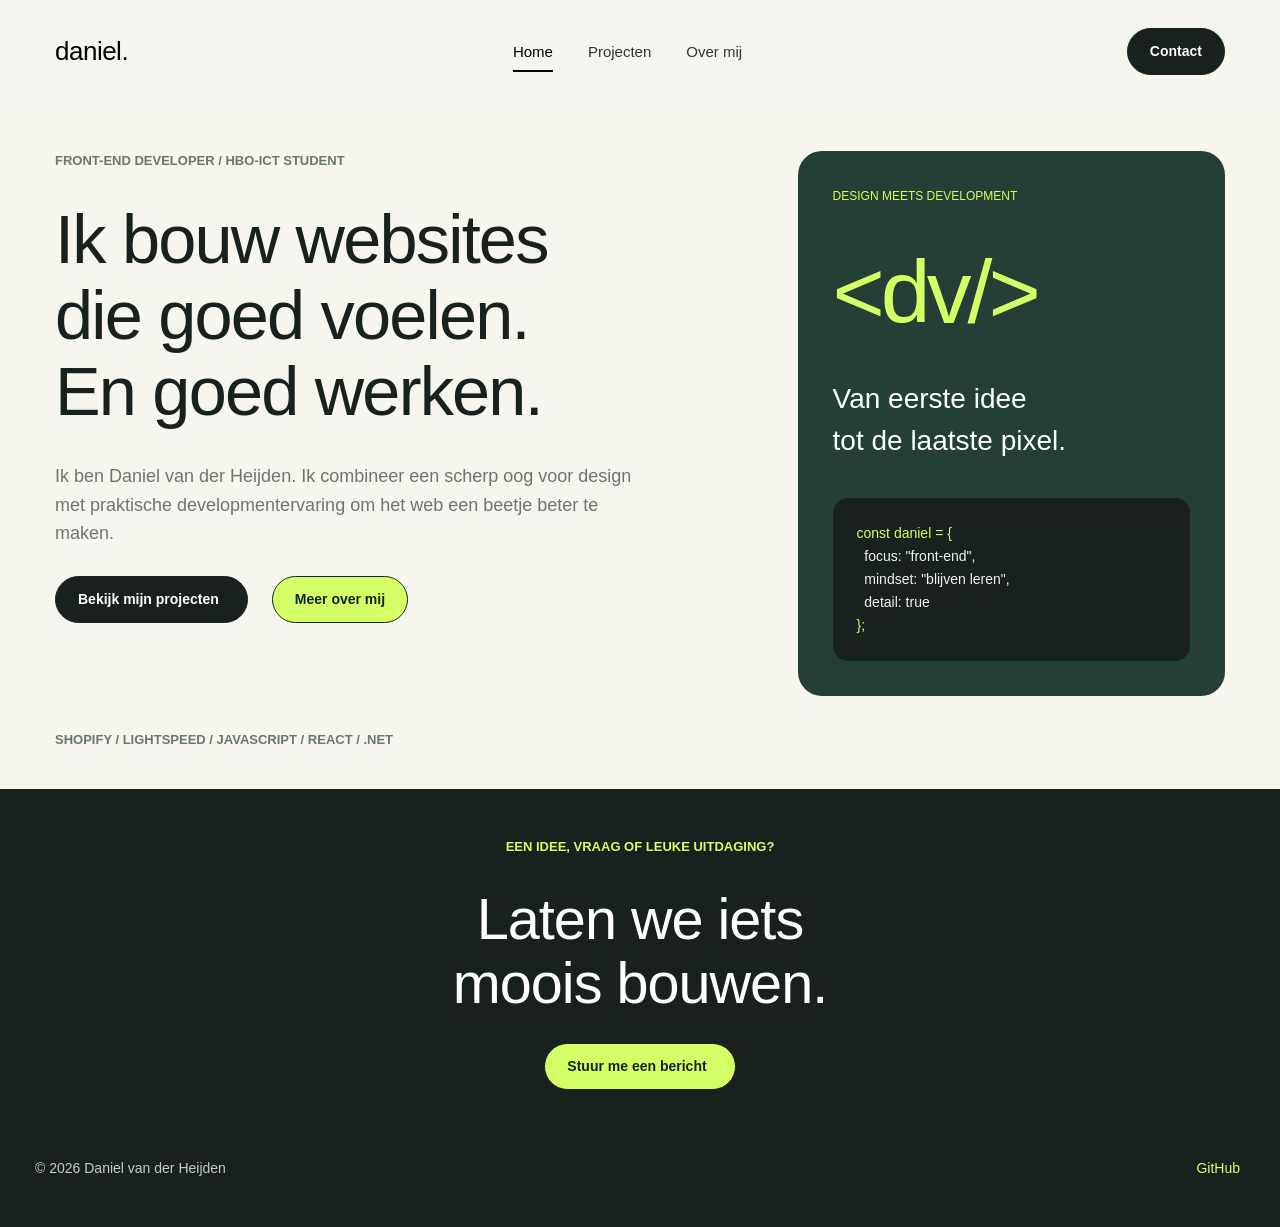
<file: index.html>
<!doctype html>
<html lang="nl">
  <head>
    <meta charset="UTF-8" />
    <meta name="viewport" content="width=device-width, initial-scale=1.0" />

    <title>Daniel</title>

    <link rel="stylesheet" href="css/style.css">
<link rel="stylesheet" href="css/home.css">
    <script src="js/global.js" defer></script>
  </head>

  <body>
    <div id="header"></div>

    <main>
      
        <section class="portfolio-hero">
          </div>
          <div class="portfolio-hero__inner container">
            <div class="portfolio-hero__content">
              <p class="portfolio-hero__eyebrow">
                Front-end developer / HBO-ICT student
              </p>

              <h1>
                Ik bouw websites<br />
                die goed voelen.<br />
                En goed werken.
              </h1>

              <p class="portfolio-hero__intro">
                Ik ben Daniel van der Heijden. Ik combineer een scherp oog voor
                design met praktische developmentervaring om het web een beetje
                beter te maken.
              </p>

              <div class="portfolio-hero__actions">
                <a href="projecten.html" class="btn-primary">
                  Bekijk mijn projecten <span aria-hidden="true"></span>
                </a>

                <a
                  href="blog.html"
                  class="btn-primary btn-lime"
                >
                  Meer over mij
                </a>
              </div>
            </div>

            <aside class="developer-card" aria-label="Mijn aanpak">
              <p class="developer-card__label">Design meets development</p>

              <div class="developer-card__symbol" aria-hidden="true">
                &lt;dv/&gt;
              </div>

              <p class="developer-card__heading">
                Van eerste idee<br />
                tot de laatste pixel.
              </p>

              <pre
                class="developer-card__code"
              ><code><span>const daniel = {</span>
  focus: "front-end",
  mindset: "blijven leren",
  detail: true
<span>};</span></code></pre>
            </aside>

            <p class="portfolio-hero__stack">
              Shopify / Lightspeed / JavaScript / React / .NET
            </p>
          </div>
        </div>
        </section>
    </main>

    <div id="footer"></div>
  </body>
</html>
</file>
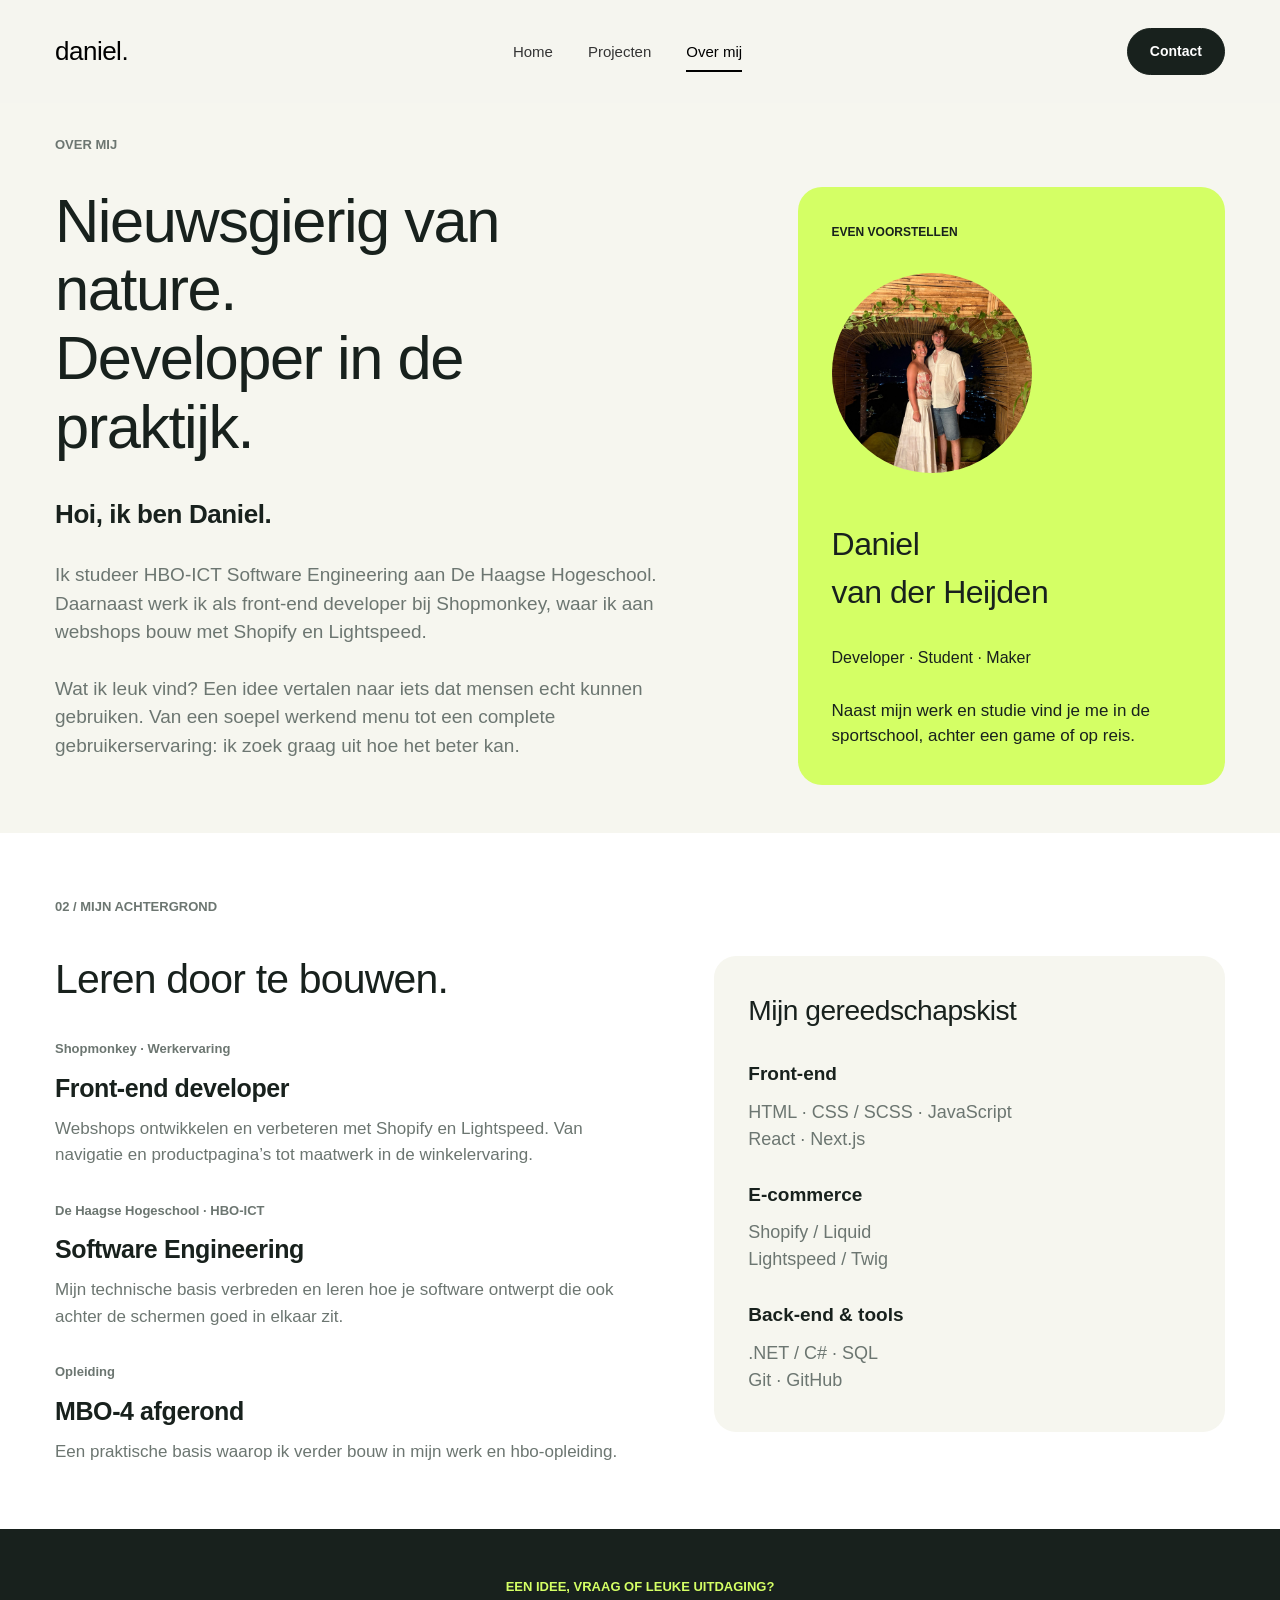
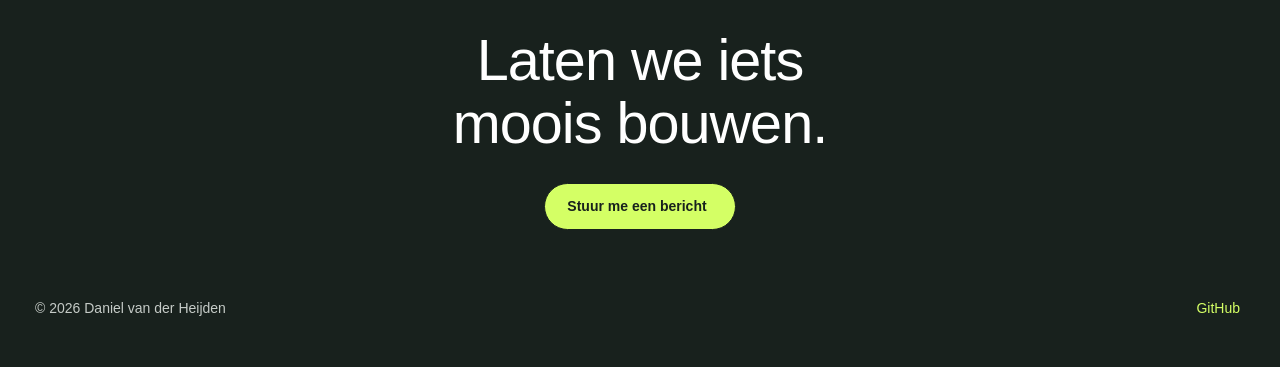
<file: blog.html>
<!DOCTYPE html>
<html lang="nl">

<head>
  <meta charset="UTF-8">
  <meta name="viewport" content="width=device-width, initial-scale=1.0">

  <title>Daniel</title>

  <link rel="stylesheet" href="css/style.css">
<link rel="stylesheet" href="css/blog.css">
  <script src="js/global.js" defer></script>
</head>

<body>
  <div id="header"></div>

  <main>
    <section class="portfolio-about" aria-labelledby="about-title">
      <div class="portfolio-about__inner container">
        <p class="portfolio-about__eyebrow">Over mij</p>

        <div class="portfolio-about__grid">
          <div class="portfolio-about__content">
            <h1 id="about-title">
              Nieuwsgierig van<br>
              nature.<br>
              Developer in de<br>
              praktijk.
            </h1>

            <h2>Hoi, ik ben Daniel.</h2>

            <p>
              Ik studeer HBO-ICT Software Engineering aan De Haagse Hogeschool.
              Daarnaast werk ik als front-end developer bij Shopmonkey, waar ik
              aan webshops bouw met Shopify en Lightspeed.
            </p>

            <p>
              Wat ik leuk vind? Een idee vertalen naar iets dat mensen echt
              kunnen gebruiken. Van een soepel werkend menu tot een complete
              gebruikerservaring: ik zoek graag uit hoe het beter kan.
            </p>
          </div>

          <aside class="about-profile" aria-labelledby="profile-name">
            <p class="about-profile__label">Even voorstellen</p>

            <div class="about-profile__initials" aria-hidden="true">
              <img src="img/portret.jpeg" alt="Daniel van der Heijden portret" class="about-profile__image">
            </div>



            <h2 id="profile-name">
              Daniel<br>
              van der Heijden
            </h2>

            <p class="about-profile__roles">
              Developer · Student · Maker
            </p>

            <p class="about-profile__description">
              Naast mijn werk en studie vind je me in de sportschool,
              achter een game of op reis.
            </p>
          </aside>
        </div>
      </div>
    </section>
    <section class="portfolio-background" aria-labelledby="background-title">
      <div class="container">
        <p class="portfolio-background__eyebrow">
          02 / Mijn achtergrond
        </p>

        <div class="portfolio-background__grid">
          <div class="portfolio-background__content">
            <h2 id="background-title">Leren door te bouwen.</h2>

            <div class="portfolio-background__experience">
              <article class="experience-item">
                <p class="experience-item__label">
                  Shopmonkey · Werkervaring
                </p>

                <h3>Front-end developer</h3>

                <p class="experience-item__description">
                  Webshops ontwikkelen en verbeteren met Shopify en Lightspeed.
                  Van navigatie en productpagina’s tot maatwerk in de winkelervaring.
                </p>
              </article>

              <article class="experience-item">
                <p class="experience-item__label">
                  De Haagse Hogeschool · HBO-ICT
                </p>

                <h3>Software Engineering</h3>

                <p class="experience-item__description">
                  Mijn technische basis verbreden en leren hoe je software ontwerpt
                  die ook achter de schermen goed in elkaar zit.
                </p>
              </article>

              <article class="experience-item">
                <p class="experience-item__label">Opleiding</p>

                <h3>MBO-4 afgerond</h3>

                <p class="experience-item__description">
                  Een praktische basis waarop ik verder bouw in mijn werk
                  en hbo-opleiding.
                </p>
              </article>
            </div>
          </div>

          <aside class="portfolio-toolkit" aria-labelledby="toolkit-title">
            <h2 id="toolkit-title">Mijn gereedschapskist</h2>

            <div class="portfolio-toolkit__group">
              <h3>Front-end</h3>
              <p>
                HTML · CSS / SCSS · JavaScript<br>
                React · Next.js
              </p>
            </div>

            <div class="portfolio-toolkit__group">
              <h3>E-commerce</h3>
              <p>
                Shopify / Liquid<br>
                Lightspeed / Twig
              </p>
            </div>

            <div class="portfolio-toolkit__group">
              <h3>Back-end &amp; tools</h3>
              <p>
                .NET / C# · SQL<br>
                Git · GitHub
              </p>
            </div>
          </aside>
        </div>
      </div>
    </section>
  </main>

  <div id="footer"></div>
</body>

</html>
</file>
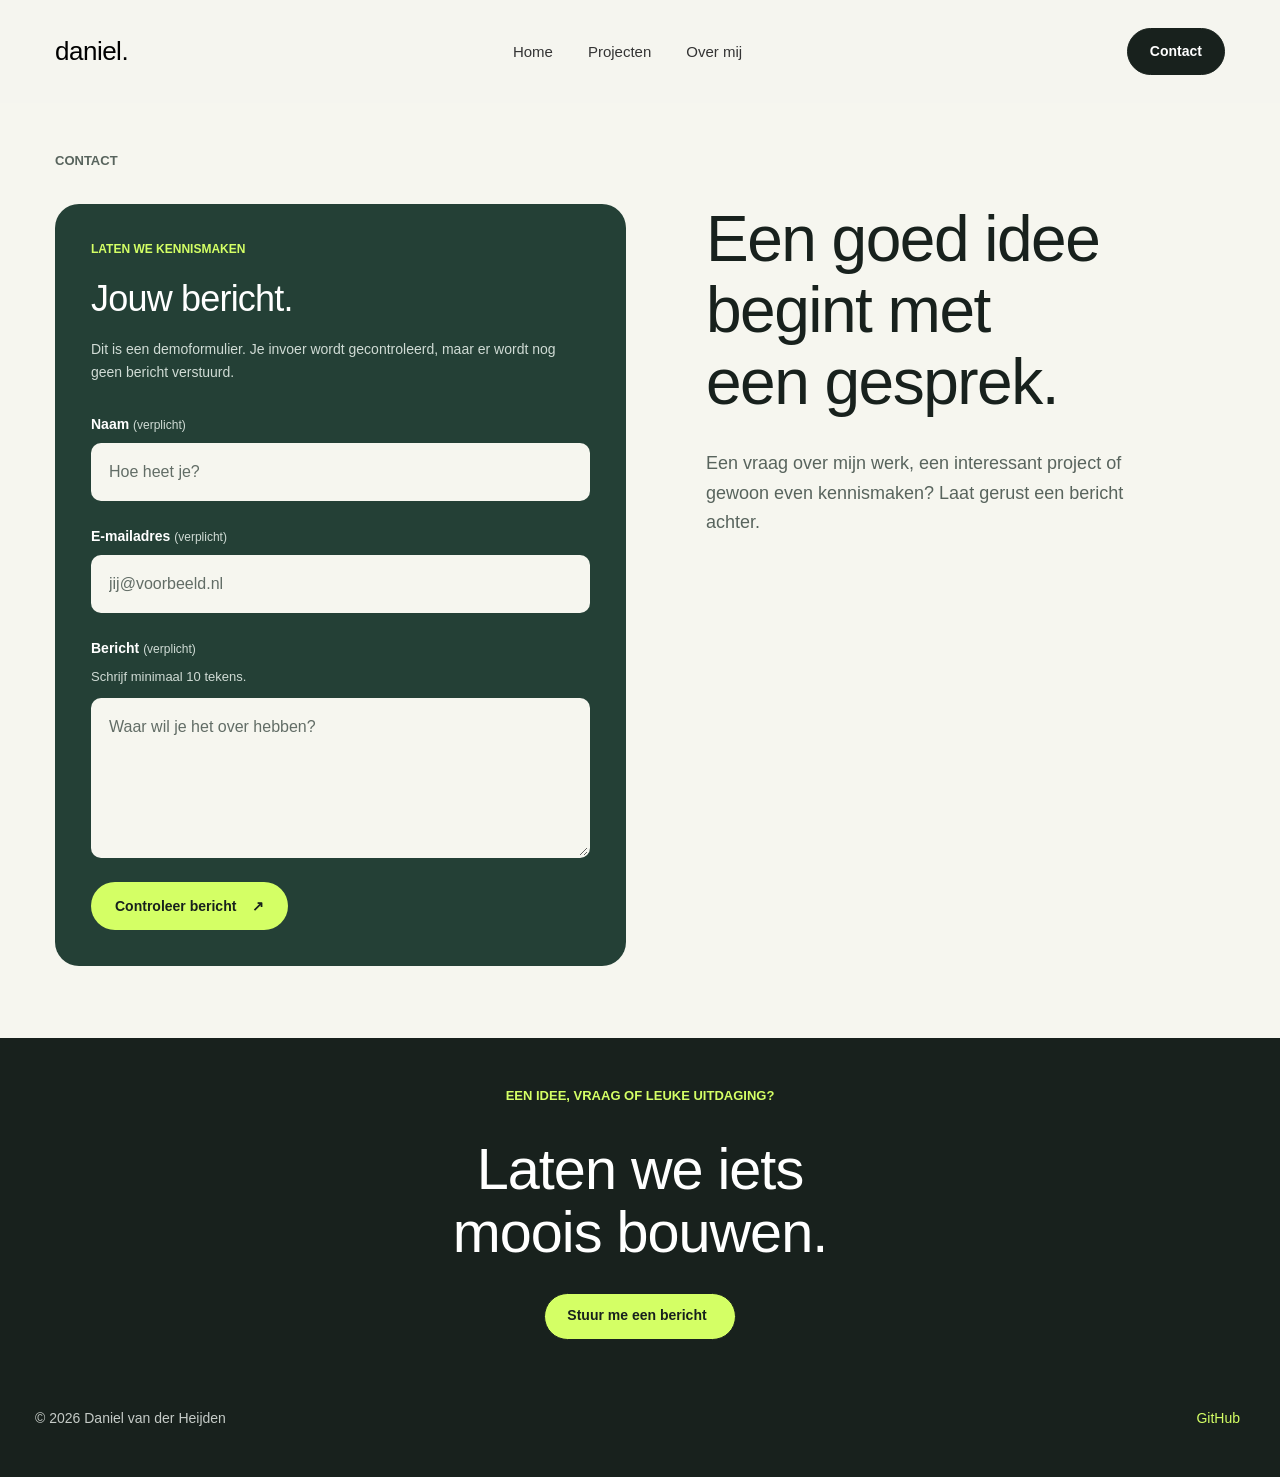
<file: contact.html>
<!doctype html>
<html lang="nl">

<head>
  <meta charset="UTF-8" />
  <meta name="viewport" content="width=device-width, initial-scale=1.0" />

  <title>Daniel</title>

  <link rel="stylesheet" href="css/style.css">
  <link rel="stylesheet" href="css/contact.css">
  <script src="js/global.js" defer></script>
</head>

<body>
  <div id="header"></div>

  <main>
  <section class="contact-page" aria-labelledby="contact-title">
    <div class="container">
      <p class="contact-page__eyebrow">Contact</p>

      <div class="contact-page__grid">

        <div class="contact-card">
          <p class="contact-card__eyebrow">Laten we kennismaken</p>
          <h2>Jouw bericht.</h2>

          <p class="contact-card__description">
            Dit is een demoformulier. Je invoer wordt gecontroleerd,
            maar er wordt nog geen bericht verstuurd.
          </p>

          <form id="contact-form" class="contact-form" novalidate>
            <div class="form-field">
              <label for="contact-name">
                Naam <span>(verplicht)</span>
              </label>

              <input
                type="text"
                id="contact-name"
                name="name"
                autocomplete="name"
                placeholder="Hoe heet je?"
                required
                aria-describedby="name-error"
              >

              <p id="name-error" class="field-error"></p>
            </div>

            <div class="form-field">
              <label for="contact-email">
                E-mailadres <span>(verplicht)</span>
              </label>

              <input
                type="email"
                id="contact-email"
                name="email"
                autocomplete="email"
                placeholder="jij@voorbeeld.nl"
                required
                aria-describedby="email-error"
              >

              <p id="email-error" class="field-error"></p>
            </div>

            <div class="form-field">
              <label for="contact-message">
                Bericht <span>(verplicht)</span>
              </label>

              <p id="message-hint">Schrijf minimaal 10 tekens.</p>

              <textarea
                id="contact-message"
                name="message"
                rows="5"
                placeholder="Waar wil je het over hebben?"
                required
                minlength="10"
                aria-describedby="message-hint message-error"
              ></textarea>

              <p id="message-error" class="field-error"></p>
            </div>

            <button class="btn-primary" type="submit">
              Controleer bericht
              <span aria-hidden="true">↗</span>
            </button>

            <p id="contact-status" role="status"></p>
          </form>
        </div>
        <div class="contact-page__content">
          <h1 id="contact-title">
            Een goed idee<br>
            begint met<br>
            een gesprek.
          </h1>

          <p class="contact-page__intro">
            Een vraag over mijn werk, een interessant project of gewoon
            even kennismaken? Laat gerust een bericht achter.
          </p>

          
        </div>

        
      </div>
    </div>
  </section>
</main>

  <div id="footer"></div>
</body>

</html>
</file>
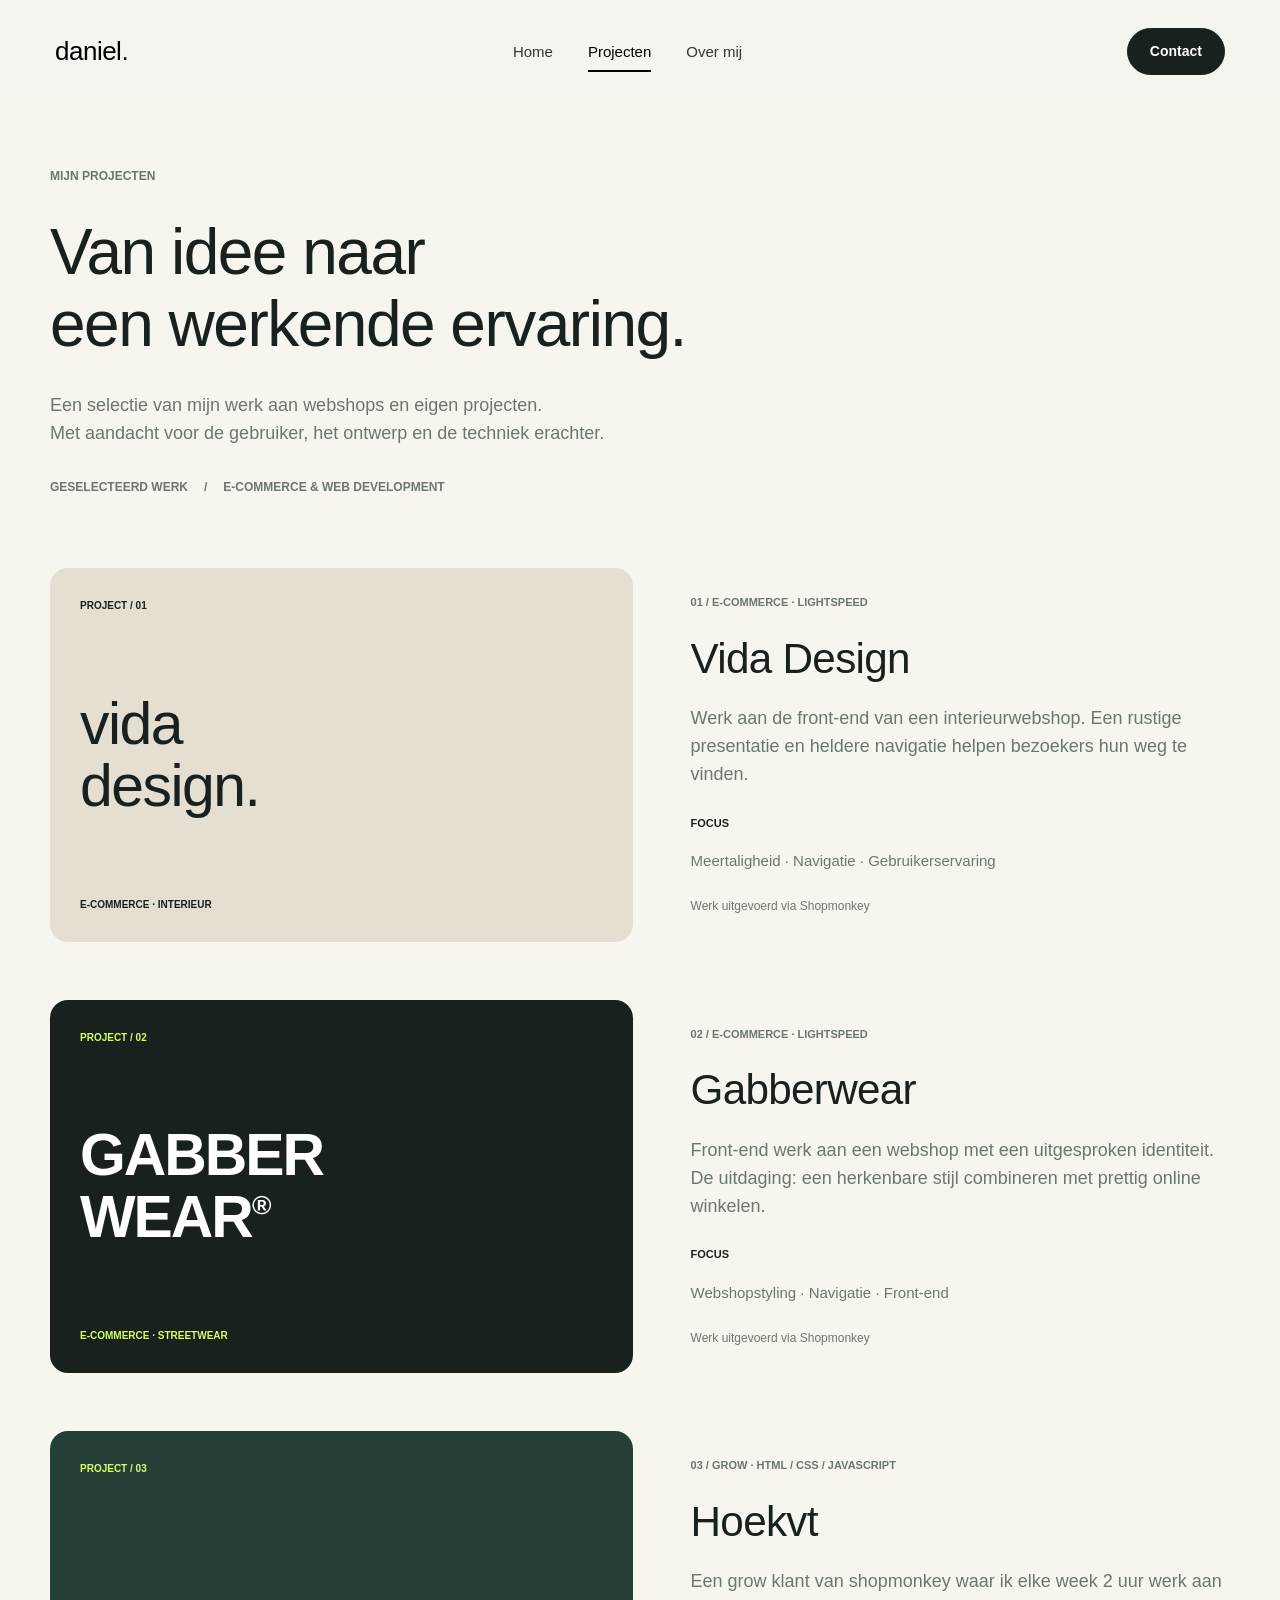
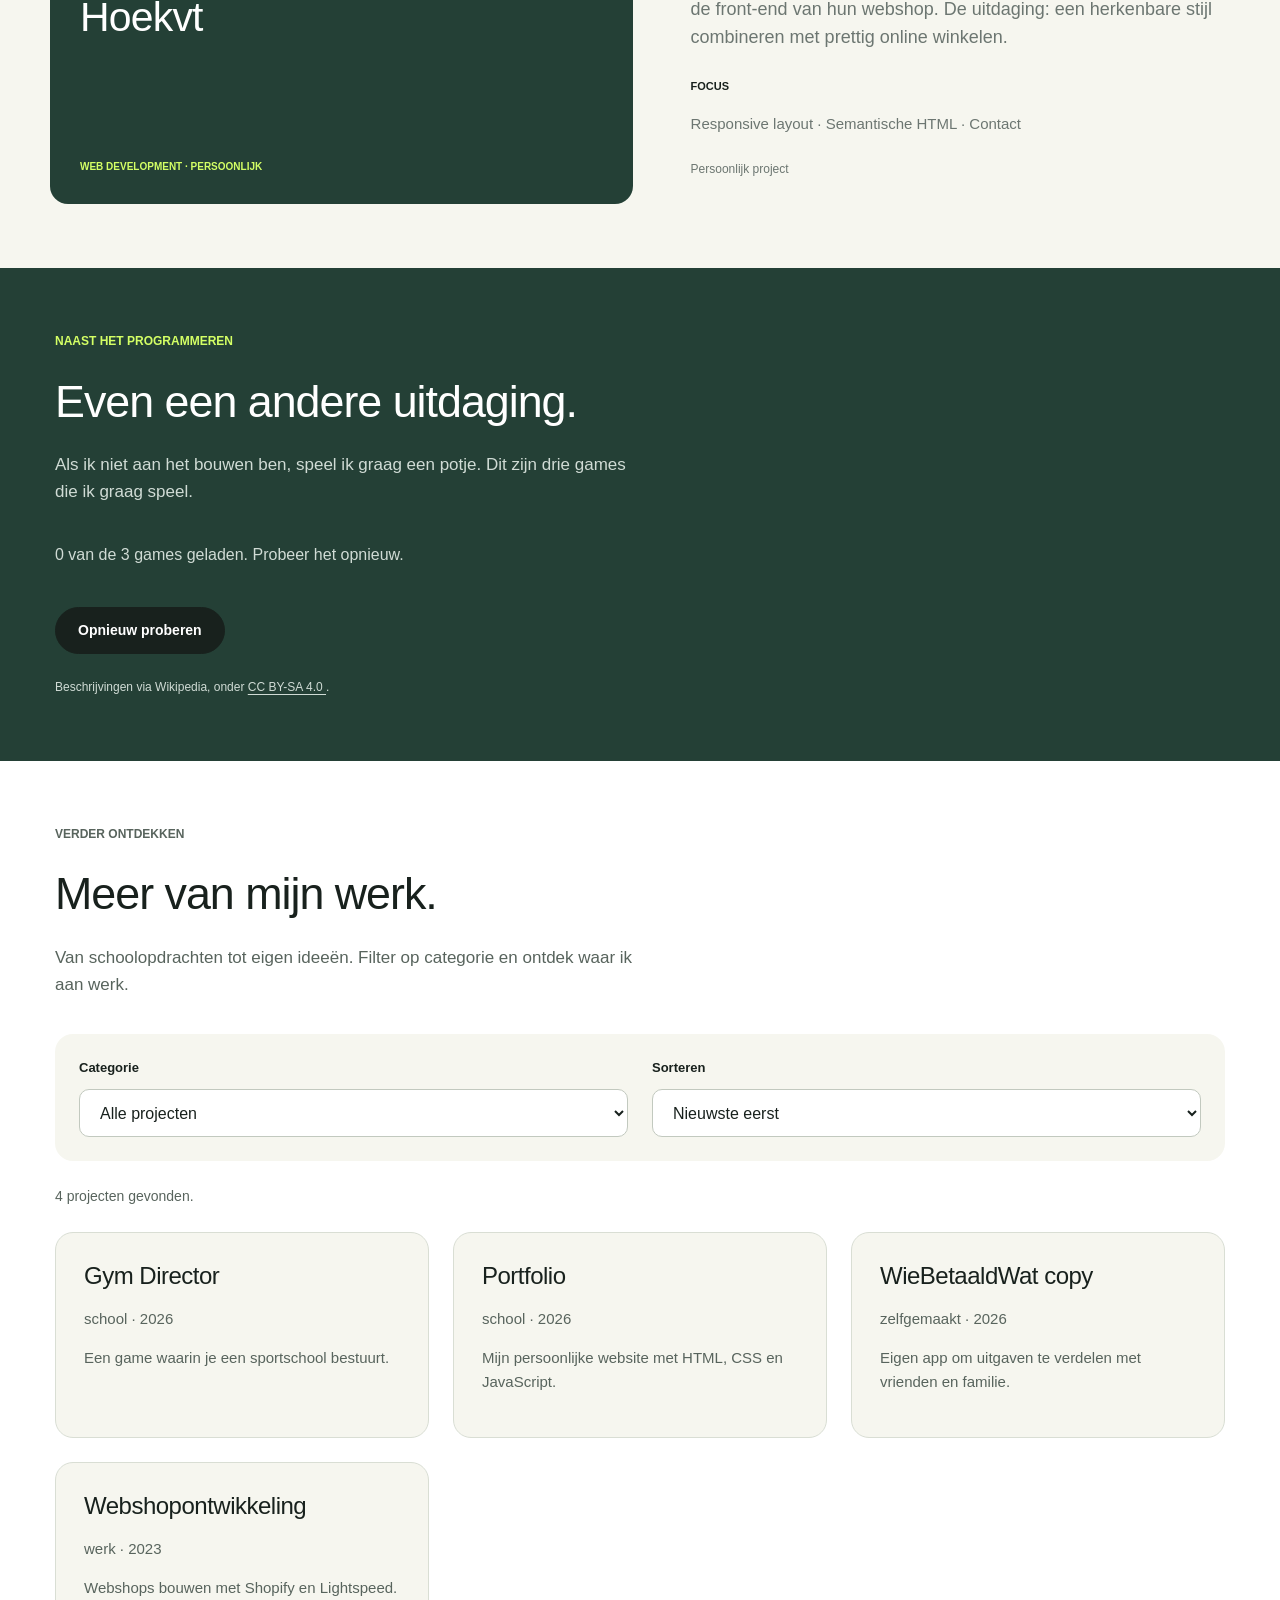
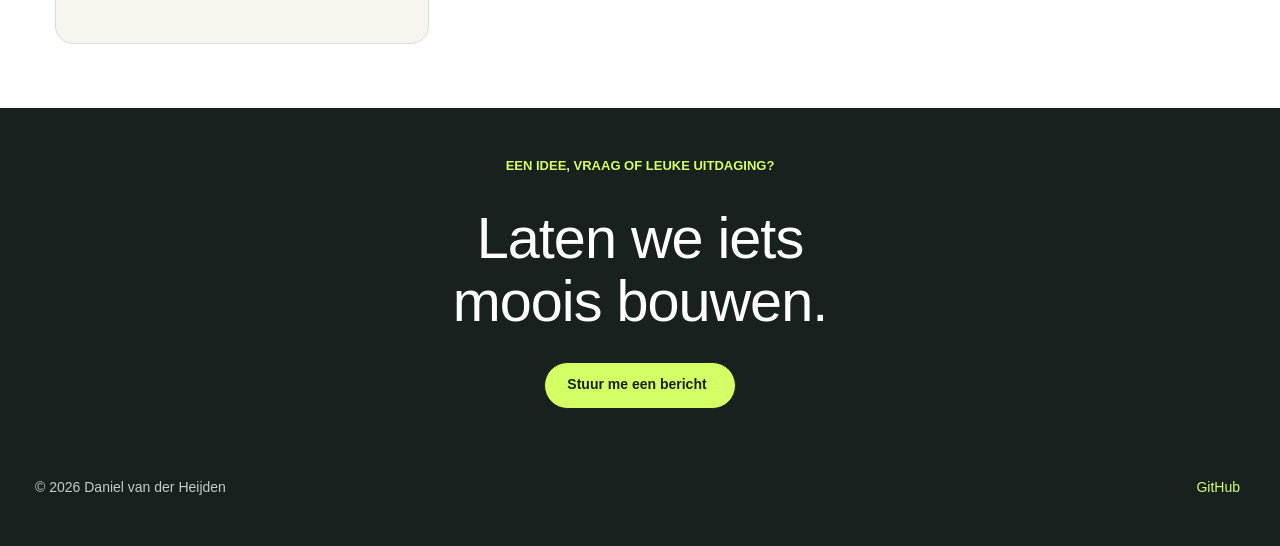
<file: projecten.html>
<!doctype html>
<html lang="nl">

<head>
  <meta charset="UTF-8" />
  <meta name="viewport" content="width=device-width, initial-scale=1.0" />

  <title>Daniel</title>

  <link rel="stylesheet" href="css/style.css">
<link rel="stylesheet" href="css/projecten.css">
  <script src="js/global.js" defer></script>
</head>

<body>
  <div id="header"></div>

  <main>
    <section class="portfolio-projects" aria-labelledby="projects-title">
      <div class="portfolio-projects__inner container">
        <header class="portfolio-projects__header">
          <p class="portfolio-projects__eyebrow">Mijn projecten</p>

          <h1 id="projects-title">
            Van idee naar<br />
            een werkende ervaring.
          </h1>

          <p class="portfolio-projects__intro">
            Een selectie van mijn werk aan webshops en eigen projecten.<br />
            Met aandacht voor de gebruiker, het ontwerp en de techniek
            erachter.
          </p>

          <p class="portfolio-projects__selection">
            Geselecteerd werk <span aria-hidden="true">/</span>
            E-commerce &amp; web development
          </p>
        </header>

        <div class="portfolio-projects__list">
          <article class="portfolio-project">
            <div class="project-visual project-visual--vida">
              <span class="project-visual__label">Project / 01</span>

              <div class="project-visual__brand">
                vida<br />
                design.
              </div>

              <span class="project-visual__label">
                E-commerce · Interieur
              </span>
            </div>

            <div class="portfolio-project__content">
              <p class="portfolio-project__meta">
                01 / E-commerce · Lightspeed
              </p>

              <h2>Vida Design</h2>

              <p class="portfolio-project__description">
                Werk aan de front-end van een interieurwebshop. Een rustige
                presentatie en heldere navigatie helpen bezoekers hun weg te
                vinden.
              </p>

              <h3>Focus</h3>

              <p class="portfolio-project__focus">
                Meertaligheid · Navigatie · Gebruikerservaring
              </p>

              <p class="portfolio-project__credit">
                Werk uitgevoerd via Shopmonkey
              </p>
            </div>
          </article>

          <article class="portfolio-project">
            <div class="project-visual project-visual--gabberwear">
              <span class="project-visual__label">Project / 02</span>

              <div class="project-visual__brand">
                GABBER<br />
                WEAR<sup>®</sup>
              </div>

              <span class="project-visual__label">
                E-commerce · Streetwear
              </span>
            </div>

            <div class="portfolio-project__content">
              <p class="portfolio-project__meta">
                02 / E-commerce · Lightspeed
              </p>

              <h2>Gabberwear</h2>

              <p class="portfolio-project__description">
                Front-end werk aan een webshop met een uitgesproken
                identiteit. De uitdaging: een herkenbare stijl combineren met
                prettig online winkelen.
              </p>

              <h3>Focus</h3>

              <p class="portfolio-project__focus">
                Webshopstyling · Navigatie · Front-end
              </p>

              <p class="portfolio-project__credit">
                Werk uitgevoerd via Shopmonkey
              </p>
            </div>
          </article>


          <article class="portfolio-project">
            <div class="project-visual project-visual--portfolio">
              <span class="project-visual__label">Project / 03</span>

              <div class="project-visual__brand">Hoekvt</div>

              <span class="project-visual__label">
                Web development · Persoonlijk
              </span>
            </div>

            <div class="portfolio-project__content">
              <p class="portfolio-project__meta">
                03 / Grow · HTML / CSS / JavaScript
              </p>

              <h2>Hoekvt</h2>

              <p class="portfolio-project__description">
                Een grow klant van shopmonkey waar ik elke week 2 uur werk aan de front-end van hun webshop. De
                uitdaging: een herkenbare stijl combineren met prettig online winkelen.
              </p>

              <h3>Focus</h3>

              <p class="portfolio-project__focus">
                Responsive layout · Semantische HTML · Contact
              </p>

              <p class="portfolio-project__credit">Persoonlijk project</p>
            </div>
          </article>
        </div>
      </div>
    </section>

   <section class="games-section" aria-labelledby="games-title">
  <div class="container">
    <p class="games-section__eyebrow">Naast het programmeren</p>

    <h2 id="games-title">Even een andere uitdaging.</h2>

    <p class="games-section__intro">
      Als ik niet aan het bouwen ben, speel ik graag een potje.
      Dit zijn drie games die ik graag speel.
    </p>

    <p id="games-status" role="status"></p>

    <div id="games-list" class="games-grid"></div>

    <button id="games-retry" class="btn-primary" type="button" hidden>
      Opnieuw proberen
    </button>

    <p class="games-section__source">
      Beschrijvingen via Wikipedia, onder
      <a href="https://creativecommons.org/licenses/by-sa/4.0/">
        CC BY-SA 4.0
      </a>.
    </p>

    <noscript>Zet JavaScript aan om de games te laden.</noscript>
  </div>
</section>
   <section
  class="interactive-section projects-explorer"
  aria-labelledby="explorer-title"
>
  <div class="container">
    <p class="projects-explorer__eyebrow">Verder ontdekken</p>

    <h2 id="explorer-title">Meer van mijn werk.</h2>

    <p class="projects-explorer__intro">
      Van schoolopdrachten tot eigen ideeën. Filter op categorie
      en ontdek waar ik aan werk.
    </p>

    <div class="project-controls">
      <div>
        <label for="project-filter">Categorie</label>
        <select id="project-filter">
          <option value="all">Alle projecten</option>
          <option value="school">School</option>
          <option value="werk">Werk</option>
          <option value="zelfgemaakt">Zelfgemaakt</option>
        </select>
      </div>

      <div>
        <label for="project-sort">Sorteren</label>
        <select id="project-sort">
          <option value="newest">Nieuwste eerst</option>
          <option value="name">Naam A–Z</option>
        </select>
      </div>
    </div>

    <p id="project-status" role="status"></p>
    <div id="project-list" class="project-grid"></div>

    <noscript>Zet JavaScript aan om de projecten te bekijken.</noscript>
  </div>
</section>




  </main>

  <div id="footer"></div>
</body>

</html>
</file>
<file: css/style.css>
* {
  box-sizing: border-box;
}

html,
body {
  min-height: 100%;
  --hero-background: #f6f6ef;
  --hero-text: #18211d;
  --hero-muted: #6c7671;
  --hero-green: #244036;
  --hero-lime: #d4ff65;
}

body {
  min-height: 100vh;
  margin: 0;

  display: flex;
  flex-direction: column;
  background-color: #fff;
  font-family: Arial, sans-serif;
  line-height: 1.6;
  color: #222;
}

nav {
  display: flex;
  justify-content: center;
  gap: 2rem;
}

nav a {
  color: white;
  text-decoration: none;
}

nav a:hover,
nav a:focus {
  text-decoration: underline;
}

main {
  flex: 1;
  width: 100%;
  min-height: 50vh;
  margin: 0 auto;
}

footer {
  width: 100%;
  padding: 1rem;
  text-align: center;
  background-color: #eee;
}

@media (max-width: 600px) {
  nav {
    align-items: center;
    gap: 0.5rem;
  }
}

.container {
  margin-right: auto;
  margin-left: auto;
  padding-right: 15px;
  padding-left: 15px;
  max-width: 1200px;
}

.site-header {
  position: sticky;
  top: 0;
  z-index: 1000;
  width: 100%;
  background: #F5F5EF;
  backdrop-filter: blur(12px);
}

.header-inner {
  display: flex;
  align-items: center;
  justify-content: space-between;
  padding: 28px 0;
}

.logo {
  color: #000;
  text-decoration: none;

  font-size: 26px;
  font-weight: 500;
  letter-spacing: -0.5px;
}

.logo span {
  color: #999;
}

.main-nav {
  display: flex;
  align-items: center;
  gap: 35px;
}

.main-nav a {
  position: relative;

  color: #343434;
  text-decoration: none;

  font-size: 15px;
  font-weight: 500;

  transition:
    color 0.25s ease,
    transform 0.25s ease;
}

.main-nav a:hover {
  color: #000;
}

.main-nav a::after {
  content: "";

  position: absolute;
  left: 0;
  bottom: -8px;

  width: 0;
  height: 2px;

  background: #000;

  transition: width 0.25s ease;
}

.main-nav a:hover::after,
.main-nav a.active::after {
  width: 100%;
}

.main-nav a.active {
  color: #000;
}

@media (max-width: 600px) {
  .header-inner {
    padding: 18px 20px;
  }

  .main-nav {
    gap: 20px;
  }

  .main-nav a {
    font-size: 14px;
  }

  .logo {
    font-size: 20px;
  }
}

.header-inner a:hover {
  text-decoration: none;
}

.btn-primary {
  display: inline-flex;
  align-items: center;
  justify-content: center;
  gap: 6px;
  min-height: 47px;
  padding: 12px 22px;
  border: 1px solid var(--hero-text);
  border-radius: 999px;
  background: var(--hero-text);
  color: #fff;
  font-size: 14px;
  font-weight: 600;
  line-height: 1.4;
  text-align: center;
  text-decoration: none;
  transition: transform 180ms ease, box-shadow 180ms ease;
}

.btn-lime {
  background: var(--hero-lime);
  color: var(--hero-text);
}

.btn-primary:hover {
  transform: translateY(-3px);
  box-shadow: 0 6px 16px rgb(24 33 29 / 12%);
}

.btn-primary:focus-visible {
  outline: 3px solid var(--hero-green);
  outline-offset: 4px;
}

.portfolio-footer {
  background: #18211d;
  color: #fff;
  padding: 48px 32px;
  font-family: Arial, Helvetica, sans-serif;
}

.portfolio-footer__inner {
  width: 100%;
  max-width: 1210px;
  margin: 0 auto;
}

.portfolio-footer__eyebrow {
  margin: 0 0 32px;
  color: #d4ff65;
  font-size: 13px;
  font-weight: 600;
  line-height: 1.5;
  text-transform: uppercase;
}

.portfolio-footer h2 {
  margin: 0;
  font-size: clamp(40px, 4.5vw, 64px);
  font-weight: 500;
  line-height: 1.1;
  letter-spacing: -1px;
}

.portfolio-footer__bottom {
  display: flex;
  align-items: center;
  justify-content: space-between;
  gap: 24px;
  margin-top: 68px;
  font-size: 14px;
  line-height: 1.5;
}

.portfolio-footer__bottom p {
  margin: 0;
  color: #c5cbc7;
}

.portfolio-footer__bottom a {
  display: inline-flex;
  align-items: center;
  gap: 5px;
  color: #d4ff65;
  text-decoration: none;
}

.portfolio-footer__bottom a:hover {
  text-decoration: underline;
  text-underline-offset: 4px;
}

.portfolio-footer a:focus-visible {
  outline: 2px solid #d4ff65;
  outline-offset: 5px;
}

.portfolio-footer__btn {
  margin-top: 28px;
}

@media (max-width: 760px) {
  .portfolio-footer {
    padding: 48px 20px 32px;
  }

  .portfolio-footer__eyebrow {
    margin-bottom: 24px;
    font-size: 11px;
  }

  .portfolio-footer h2 {
    font-size: clamp(36px, 8vw, 52px);
  }

  .portfolio-footer__bottom {
    flex-wrap: wrap;
    margin-top: 48px;
    gap: 16px;
    font-size: 12px;
  }
}

@media (prefers-reduced-motion: reduce) {
  .portfolio-footer__btn {
    transition: none;
  }
}

@media (max-width: 760px) {
  .contact-btn {
    display: none;
  }
}

.interactive-section {
  padding: 64px 0;
  background: #f7f8f3;
  color: #18201a;
  border-top: 1px solid #d9ded4;
}

.interactive-section *,
.interactive-section *::before,
.interactive-section *::after {
  box-sizing: border-box;
}

.interactive-section h2 {
  margin: 0 0 20px;
  font-size: clamp(1.75rem, 4vw, 2.5rem);
}

.interactive-section p {
  line-height: 1.6;
}

.interactive-section label {
  display: block;
  margin-bottom: 8px;
  font-weight: 600;
}

.interactive-section input,
.interactive-section select,
.interactive-section textarea {
  width: 100%;
  padding: 12px 14px;
  border: 1px solid #737c70;
  border-radius: 8px;
  background: #fff;
  color: #18201a;
  font: inherit;
}

.interactive-section textarea {
  resize: vertical;
}

@media (max-width: 540px) {
  .interactive-section {
    padding: 40px 0;
  }
}
</file>
<file: css/home.css>
.portfolio-hero {
  background: var(--hero-background);
  color: var(--hero-text);
  padding: 48px 32px 38px;
  font-family: Arial, Helvetica, sans-serif;
}

.portfolio-hero__inner {
  width: 100%;

  margin: 0 auto;

  display: grid;
  grid-template-columns: minmax(0, 1.55fr) minmax(0, 1fr);
  column-gap: 80px;
  row-gap: 34px;
  align-items: start;
}

.portfolio-hero__eyebrow,
.portfolio-hero__stack {
  margin: 0;
  color: var(--hero-muted);
  font-size: 13px;
  font-weight: 600;
  line-height: 1.6;
  text-transform: uppercase;
}

.portfolio-hero__eyebrow {
  margin-bottom: 30px;
}

.portfolio-hero h1 {
  margin: 0;
  font-size: clamp(40px, 5.35vw, 74px);
  font-weight: 500;
  line-height: 1.11;
  letter-spacing: -1.8px;
}

.portfolio-hero__intro {
  max-width: 580px;
  margin: 32px 0 0;
  color: var(--hero-muted);
  font-size: 18px;
  line-height: 1.6;
}

.portfolio-hero__actions {
  display: flex;
  flex-wrap: wrap;
  gap: 16px 24px;
  margin-top: 28px;
}



.developer-card {
  min-width: 0;
  padding: 36px 35px 35px;
  border-radius: 24px;
  background: var(--hero-green);
  color: #fff;
}

.developer-card__label {
  margin: 0;
  color: var(--hero-lime);
  font-size: 12px;
  font-weight: 500;
  line-height: 1.5;
  text-transform: uppercase;
}

.developer-card__symbol {
  margin: 38px 0 36px;
  color: var(--hero-lime);
  font-size: clamp(64px, 7vw, 96px);
  font-weight: 500;
  line-height: 1.1;
  letter-spacing: -4px;
}

.developer-card__heading {
  margin: 0 0 36px;
  font-size: 28px;
  font-weight: 500;
  line-height: 1.5;
}

.developer-card__code {
  margin: 0;
  padding: 24px;
  overflow-x: auto;
  border-radius: 15px;
  background: var(--hero-text);
  color: #f2f3f1;
  font-family: inherit;
  font-size: 14px;
  line-height: 1.65;
}

.developer-card__code code {
  font-family: inherit;
}

.developer-card__code span {
  color: var(--hero-lime);
}

.portfolio-hero__stack {
  grid-column: 1 / -1;
}

@media (max-width: 1050px) {
  .portfolio-hero__inner {
      column-gap: 36px;
  }

  .portfolio-hero h1 {
      font-size: clamp(36px, 5.2vw, 56px);
  }

  .developer-card {
      padding: 28px;
  }

  .developer-card__heading {
      font-size: 24px;
  }
}

@media (max-width: 760px) {
  .portfolio-hero {
      padding: 36px 20px;
  }

  .portfolio-hero__inner {
      grid-template-columns: minmax(0, 1fr);
      gap: 36px;
  }

  .portfolio-hero__eyebrow {
      margin-bottom: 24px;
      font-size: 11px;
  }

  .portfolio-hero h1 {
      font-size: clamp(32px, 7.8vw, 56px);
      letter-spacing: -1px;
      line-height: 1.15;
  }

  .portfolio-hero__intro {
      margin-top: 24px;
      font-size: 16px;
  }

  .portfolio-hero__actions {
      gap: 12px;
  }

  .portfolio-hero__btn {
      padding: 12px 18px;
  }

  .developer-card__symbol {
      font-size: 80px;
  }

  .portfolio-hero__stack {
      font-size: 11px;
  }
}

@media (prefers-reduced-motion: reduce) {
  .portfolio-hero__btn {
      transition: none;
  }
}
</file>
<file: css/blog.css>
.portfolio-background {
  padding: 64px 32px;
  background: #fff;
  color: #18211d;
  font-family: Arial, Helvetica, sans-serif;
}

.portfolio-background__eyebrow {
  margin: 0 0 40px;
  color: #6c7671;
  font-size: 13px;
  font-weight: 600;
  line-height: 1.5;
  text-transform: uppercase;
}

.portfolio-background__grid {
  display: grid;
  grid-template-columns: minmax(0, 1.15fr) minmax(0, 1fr);
  gap: 72px;
  align-items: start;
}

.portfolio-background__content > h2 {
  margin: 0 0 36px;
  font-size: clamp(32px, 3.2vw, 44px);
  font-weight: 500;
  line-height: 1.15;
  letter-spacing: -0.8px;
}

.portfolio-background__experience {
  display: grid;
  gap: 32px;
}

.portfolio-background .experience-item__label {
  margin: 0 0 14px;
  color: #6c7671;
  font-size: 13px;
  font-weight: 600;
  line-height: 1.5;
}

.portfolio-background .experience-item h3 {
  margin: 0 0 12px;
  font-size: 25px;
  font-weight: 600;
  line-height: 1.25;
  letter-spacing: -0.4px;
}

.portfolio-background .experience-item__description {
  margin: 0;
  color: #6c7671;
  font-size: 17px;
  line-height: 1.55;
}

.portfolio-toolkit {
  min-width: 0;
  padding: 38px 34px;
  border-radius: 22px;
  background: #f6f6ef;
}

.portfolio-toolkit > h2 {
  margin: 0 0 34px;
  font-size: clamp(26px, 2.2vw, 32px);
  font-weight: 500;
  line-height: 1.2;
  letter-spacing: -0.5px;
}

.portfolio-toolkit__group + .portfolio-toolkit__group {
  margin-top: 30px;
}

.portfolio-toolkit__group h3 {
  margin: 0 0 12px;
  font-size: 19px;
  font-weight: 600;
  line-height: 1.3;
}

.portfolio-toolkit__group p {
  margin: 0;
  color: #6c7671;
  font-size: 18px;
  line-height: 1.5;
}

@media (max-width: 1050px) {
  .portfolio-background__grid {
      gap: 36px;
  }

  .portfolio-toolkit {
      padding: 30px 26px;
  }
}

@media (max-width: 760px) {
  .portfolio-background {
      padding: 40px 20px;
  }

  .portfolio-background__eyebrow {
      margin-bottom: 28px;
      font-size: 11px;
  }

  .portfolio-background__grid {
      grid-template-columns: minmax(0, 1fr);
      gap: 36px;
  }

  .portfolio-background__content > h2 {
      margin-bottom: 30px;
      font-size: clamp(30px, 7vw, 40px);
  }

  .portfolio-background .experience-item h3 {
      font-size: 23px;
  }

  .portfolio-background .experience-item__description {
      font-size: 16px;
  }

  .portfolio-toolkit {
      padding: 30px 24px;
  }

  .portfolio-toolkit > h2 {
      font-size: 27px;
      margin-bottom: 28px;
  }

  .portfolio-toolkit__group p {
      font-size: 16px;
  }
}

.portfolio-about {
  padding: 32px 32px 48px;
  background: #f6f6ef;
  color: #18211d;
  font-family: Arial, Helvetica, sans-serif;
}

.portfolio-about__inner {
  width: 100%;

  margin: 0 auto;
}

.portfolio-about__eyebrow {
  margin: 0 0 32px;
  color: #6c7671;
  font-size: 13px;
  font-weight: 600;
  line-height: 1.5;
  text-transform: uppercase;
}

.portfolio-about__grid {
  display: grid;
  grid-template-columns: minmax(0, 1.55fr) minmax(0, 1fr);
  gap: 80px;
  align-items: start;
}

.portfolio-about__content h1 {
  margin: 0 0 36px;
  font-size: clamp(40px, 4.8vw, 66px);
  font-weight: 500;
  line-height: 1.12;
  letter-spacing: -1.5px;
}

.portfolio-about__content h2 {
  margin: 0 0 30px;
  font-size: 26px;
  font-weight: 600;
  line-height: 1.3;
  letter-spacing: -0.4px;
}

.portfolio-about__content > p {
  margin: 0;
  color: #6c7671;
  font-size: 19px;
  line-height: 1.5;
}

.portfolio-about__content > p + p {
  margin-top: 28px;
}

.about-profile {
  min-width: 0;
  padding: 36px 34px;
  border-radius: 24px;
  background: #d4ff65;
}

.about-profile__label {
  margin: 0;
  font-size: 12px;
  font-weight: 600;
  line-height: 1.5;
  text-transform: uppercase;
}

.about-profile__initials {
  margin: 32px 0 34px;
  font-size: clamp(64px, 6.5vw, 84px);
  font-weight: 500;
  line-height: 1;
  letter-spacing: -3px;
}

.about-profile h2 {
  margin: 0;
  font-size: clamp(28px, 2.5vw, 34px);
  font-weight: 500;
  line-height: 1.5;
  letter-spacing: -0.5px;
}

.about-profile__roles {
  margin: 30px 0 0;
  font-size: 16px;
  line-height: 1.5;
}

.about-profile__description {
  margin: 28px 0 0;
  font-size: 17px;
  line-height: 1.5;
}

@media (max-width: 1050px) {
  .portfolio-about__grid {
      gap: 36px;
  }

  .portfolio-about__content h1 {
      font-size: clamp(38px, 4.8vw, 54px);
  }

  .about-profile {
      padding: 30px 26px;
  }

  .about-profile h2 {
      font-size: 28px;
  }
}

@media (max-width: 760px) {
  .portfolio-about {
      padding: 32px 20px 40px;
  }

  .portfolio-about__eyebrow {
      margin-bottom: 28px;
      font-size: 11px;
  }

  .portfolio-about__grid {
      grid-template-columns: minmax(0, 1fr);
      gap: 36px;
  }

  .portfolio-about__content h1 {
      margin-bottom: 28px;
      font-size: clamp(34px, 7.8vw, 56px);
      letter-spacing: -1px;
  }

  .portfolio-about__content h2 {
      margin-bottom: 20px;
      font-size: 24px;
  }

  .portfolio-about__content > p {
      font-size: 16px;
      line-height: 1.6;
  }

  .portfolio-about__content > p + p {
      margin-top: 22px;
  }

  .about-profile {
      padding: 30px 26px;
  }

  .about-profile__initials {
      font-size: 76px;
  }

  .about-profile h2 {
      font-size: 32px;
  }
}

.about-profile__image {
  object-fit: cover;
  width: 200px;
  height: 200px;
  border-radius: 100%;
}
</file>
<file: css/contact.css>
.contact-page {
  padding: 48px 32px 72px;
  background: #f6f6ef;
  color: #18211d;
}

.contact-page__eyebrow {
  margin: 0 0 32px;
  color: #58645d;
  font-size: 13px;
  font-weight: 600;
  text-transform: uppercase;
}

.contact-page__grid {
  display: grid;
  grid-template-columns: minmax(0, 1.1fr) minmax(0, 1fr);
  gap: 80px;
  align-items: start;
}

.contact-page__content h1 {
  margin: 0;
  font-size: clamp(40px, 5vw, 68px);
  font-weight: 500;
  line-height: 1.12;
  letter-spacing: -1.5px;
}

.contact-page__intro {
  max-width: 460px;
  margin: 30px 0 0;
  color: #58645d;
  font-size: 18px;
  line-height: 1.65;
}

/* Naam en symbool */

.contact-page__about {
  display: flex;
  align-items: center;
  gap: 18px;
  margin-top: 44px;
  padding-top: 28px;
  border-top: 1px solid #d9ded4;
}

.contact-page__symbol {
  display: flex;
  align-items: center;
  justify-content: center;
  flex-shrink: 0;
  width: 64px;
  height: 64px;
  border-radius: 16px;
  background: #d4ff65;
  font-size: 23px;
  font-weight: 600;
  letter-spacing: -1px;
}

.contact-page__name {
  margin: 0;
  font-size: 16px;
  font-weight: 600;
}

.contact-page__role {
  margin: 4px 0 0;
  color: #58645d;
  font-size: 13px;
}

/* Groene formulierkaart */

.contact-card {
  min-width: 0;
  padding: 36px;
  border-radius: 24px;
  background: #244036;
  color: #fff;
}

.contact-card__eyebrow {
  margin: 0 0 18px;
  color: #d4ff65;
  font-size: 12px;
  font-weight: 600;
  text-transform: uppercase;
}

.contact-card h2 {
  margin: 0;
  font-size: 36px;
  font-weight: 500;
  line-height: 1.2;
  letter-spacing: -0.8px;
}

.contact-card__description {
  margin: 18px 0 0;
  color: #d0dbd5;
  font-size: 14px;
  line-height: 1.6;
}

/* Formuliervelden */

.contact-form {
  margin-top: 30px;
}

.contact-form .form-field {
  margin-bottom: 24px;
}

.contact-form label {
  display: block;
  margin-bottom: 8px;
  font-size: 14px;
  font-weight: 600;
}

.contact-form label span {
  color: #d0dbd5;
  font-size: 12px;
  font-weight: 400;
}

.contact-form input,
.contact-form textarea {
  display: block;
  width: 100%;
  padding: 14px 16px;
  border: 2px solid transparent;
  border-radius: 10px;
  background: #f6f6ef;
  color: #18211d;
  font: inherit;
  font-size: 16px;
}

.contact-form input::placeholder,
.contact-form textarea::placeholder {
  color: #626d66;
}

.contact-form textarea {
  min-height: 150px;
  resize: vertical;
}

.contact-form input:focus-visible,
.contact-form textarea:focus-visible {
  outline: 3px solid #d4ff65;
  outline-offset: 4px;
}

.contact-form #message-hint {
  margin: 0 0 10px;
  color: #d0dbd5;
  font-size: 13px;
}

/* Lokale uitvoering van je bestaande knop */

.contact-form .btn-primary {
  display: inline-flex;
  align-items: center;
  justify-content: center;
  gap: 16px;
  min-height: 48px;
  padding: 13px 24px;
  border: 0;
  border-radius: 999px;
  background: #d4ff65;
  color: #18211d;
  font: inherit;
  font-size: 14px;
  font-weight: 600;
  cursor: pointer;
  transition: background-color 180ms ease, transform 180ms ease;
}

.contact-form .btn-primary:hover {
  background: #e1ff94;
  transform: translateY(-2px);
}

.contact-form .btn-primary:focus-visible {
  outline: 3px solid #d4ff65;
  outline-offset: 4px;
}

/* Validatie */

.contact-form .field-error {
  margin: 8px 0 0;
  color: #ffbdbd;
  font-size: 13px;
}

.contact-form .field-error:empty,
.contact-form #contact-status:empty {
  display: none;
}

.contact-form [aria-invalid="true"] {
  border-color: #b42318;
}

.contact-form #contact-status {
  margin: 20px 0 0;
  color: #fff;
  font-size: 14px;
  font-weight: 600;
}

/* Tablet */

@media (max-width: 1050px) {
  .contact-page__grid {
    gap: 36px;
  }

  .contact-card {
    padding: 28px;
  }
}

/* Mobiel */

@media (max-width: 760px) {
  .contact-page {
    padding: 32px 20px 48px;
  }

  .contact-page__eyebrow {
    margin-bottom: 24px;
    font-size: 11px;
  }

  .contact-page__grid {
    grid-template-columns: minmax(0, 1fr);
    gap: 36px;
  }

  .contact-page__content h1 {
    font-size: clamp(36px, 8vw, 56px);
    letter-spacing: -1px;
  }

  .contact-page__intro {
    margin-top: 24px;
    font-size: 16px;
  }

  .contact-page__about {
    margin-top: 28px;
    padding-top: 24px;
  }

  .contact-card {
    padding: 28px 22px;
  }

  .contact-card h2 {
    font-size: 30px;
  }

  .contact-form .btn-primary {
    width: 100%;
  }
}

@media (prefers-reduced-motion: reduce) {
  .contact-form .btn-primary {
    transition: none;
  }
}
</file>
<file: css/projecten.css>
.portfolio-projects {
  padding: 64px 32px;
  background: #f6f6ef;
  color: #18211d;
  font-family: Arial, Helvetica, sans-serif;
}

.portfolio-projects__inner {
  width: 100%;
  max-width: 1210px;
  margin: 0 auto;
}

.portfolio-projects__eyebrow,
.portfolio-projects__selection,
.portfolio-project__meta {
  color: #6c7671;
  font-size: 12px;
  font-weight: 600;
  line-height: 1.5;
  text-transform: uppercase;
}

.portfolio-projects__eyebrow {
  margin: 0 0 32px;
}

.portfolio-projects__header h1 {
  margin: 0;
  font-size: clamp(38px, 5vw, 68px);
  font-weight: 500;
  line-height: 1.12;
  letter-spacing: -1.5px;
}

.portfolio-projects__intro {
  margin: 32px 0 0;
  color: #6c7671;
  font-size: 18px;
  line-height: 1.55;
}

.portfolio-projects__selection {
  display: flex;
  flex-wrap: wrap;
  gap: 8px 16px;
  margin: 30px 0 0;
}

.portfolio-projects__list {
  display: grid;
  gap: 58px;
  margin-top: 72px;
}

.portfolio-project {
  display: grid;
  grid-template-columns: minmax(0, 1.08fr) minmax(0, 1fr);
  align-items: center;
  gap: 58px;
}

.project-visual {
  display: flex;
  flex-direction: column;
  justify-content: space-between;
  align-items: flex-start;

  min-width: 0;
  min-height: 360px;
  aspect-ratio: 1.56;
  padding: 30px;
  border-radius: 18px;
}

.project-visual__label {
  font-size: 10px;
  font-weight: 600;
  line-height: 1.5;
  text-transform: uppercase;
}

.project-visual__brand {
  margin: 28px 0;
  font-size: clamp(44px, 4.6vw, 62px);
  font-weight: 500;
  line-height: 1.05;
  letter-spacing: -1.5px;
}

.project-visual--vida {
  background: #e5dfd2;
  color: #18211d;
}

.project-visual--gabberwear {
  background: #18211d;
  color: #fff;
}

.project-visual--gabberwear .project-visual__brand {
  font-family: "Arial Narrow", Arial, sans-serif;
  font-weight: 600;
  letter-spacing: -2px;
}

.project-visual__brand sup {
  position: relative;
  top: -0.1em;
  font-size: 0.45em;
  vertical-align: super;
}

.project-visual--portfolio {
  background: #244036;
  color: #fff;
}

.project-visual--portfolio .project-visual__brand {
  font-size: clamp(32px, 3.2vw, 44px);
  letter-spacing: -0.8px;
}

.project-visual--gabberwear .project-visual__label,
.project-visual--portfolio .project-visual__label {
  color: #d4ff65;
}

.portfolio-project__content {
  min-width: 0;
  padding: 16px 0;
}

.portfolio-project__meta {
  margin: 0 0 24px;
  font-size: 11px;
}

.portfolio-project__content h2 {
  margin: 0 0 22px;
  font-size: clamp(30px, 3.3vw, 44px);
  font-weight: 500;
  line-height: 1.15;
  letter-spacing: -0.7px;
}

.portfolio-project__description {
  margin: 0;
  color: #6c7671;
  font-size: 18px;
  line-height: 1.55;
}

.portfolio-project__content h3 {
  margin: 26px 0 18px;
  font-size: 11px;
  font-weight: 600;
  line-height: 1.5;
  text-transform: uppercase;
}

.portfolio-project__focus {
  margin: 0;
  color: #6c7671;
  font-size: 15px;
  line-height: 1.6;
}

.portfolio-project__credit {
  margin: 24px 0 0;
  color: #6c7671;
  font-size: 12px;
  line-height: 1.5;
}

@media (max-width: 1050px) {
  .portfolio-project {
      gap: 36px;
  }

  .project-visual {
      min-height: 320px;
      padding: 26px;
      width: 100%;
  }

  .portfolio-project__description {
      font-size: 16px;
  }
}

@media (max-width: 760px) {
  .portfolio-projects {
      padding: 36px 20px;
  }

  .portfolio-projects__eyebrow {
      margin-bottom: 24px;
      font-size: 11px;
  }

  .portfolio-projects__header h1 {
      font-size: clamp(34px, 7.8vw, 54px);
      letter-spacing: -1px;
  }

  .portfolio-projects__intro {
      margin-top: 24px;
      font-size: 16px;
  }

  .portfolio-projects__intro br {
      display: none;
  }

  .portfolio-projects__selection {
      font-size: 10px;
  }

  .portfolio-projects__list {
      margin-top: 40px;
      gap: 48px;
  }

  .portfolio-project {
      grid-template-columns: minmax(0, 1fr);
      gap: 24px;
  }

  .project-visual {
      min-height: 280px;
      padding: 24px;
  }

  .project-visual__brand {
      font-size: 52px;
  }

  .project-visual--portfolio .project-visual__brand {
      font-size: 34px;
  }

  .portfolio-project__content {
      padding: 0;
  }

  .portfolio-project__meta {
      margin-bottom: 16px;
  }

  .portfolio-project__content h2 {
      margin-bottom: 16px;
      font-size: 32px;
  }
}

/* Projecten ontdekken */

.projects-explorer {
  padding: 64px 32px;
  border: 0;
  background: #fff;
  color: #18211d;
}

.projects-explorer__eyebrow,
.github-section__eyebrow {
  margin: 0 0 24px;
  font-size: 12px;
  font-weight: 600;
  text-transform: uppercase;
}

.projects-explorer__eyebrow {
  color: #58645d;
}

.projects-explorer h2,
.github-section h2 {
  margin: 0;
  font-size: clamp(32px, 3.5vw, 46px);
  font-weight: 500;
  line-height: 1.15;
  letter-spacing: -1px;
}

.projects-explorer__intro {
  max-width: 580px;
  margin: 24px 0 0;
  color: #58645d;
  font-size: 17px;
}

/* Filters */

.project-controls {
  display: flex;
  flex-wrap: wrap;
  gap: 24px;
  margin: 36px 0 24px;
  padding: 24px;
  border-radius: 18px;
  background: #f6f6ef;
}

.project-controls > div {
  flex: 1 1 200px;
  min-width: 0;
}

.project-controls label {
  margin-bottom: 10px;
  font-size: 13px;
}

.project-controls select {
  min-height: 48px;
  padding: 12px 16px;
  border: 1px solid #c2c9bf;
  border-radius: 10px;
  background: #fff;
  color: #18211d;
  font: inherit;
  cursor: pointer;
}

.projects-explorer :is(select, a, button):focus-visible {
  outline: 3px solid #244036;
  outline-offset: 4px;
}

#project-status {
  margin: 0 0 24px;
  color: #58645d;
  font-size: 14px;
}

#project-status:empty,
#github-status:empty {
  display: none;
}

/* Projectkaarten */

.project-grid {
  display: grid;
  grid-template-columns: repeat(3, minmax(0, 1fr));
  gap: 24px;
}

.project-card {
  min-width: 0;
  padding: 28px;
  border: 1px solid #d9ded4;
  border-radius: 18px;
  background: #f6f6ef;
  color: #18211d;
  overflow-wrap: anywhere;
}

.project-card h3 {
  margin: 0 0 16px;
  font-size: 24px;
  font-weight: 500;
  line-height: 1.25;
  letter-spacing: -0.5px;
}

.project-card p {
  color: #58645d;
  font-size: 15px;
}

.project-card__details {
  margin: 0;
  font-size: 13px;
}

.project-card a {
  color: #244036;
  font-weight: 600;
  text-underline-offset: 4px;
}

.project-card a:hover {
  text-decoration-thickness: 2px;
}

/* GitHub */

.github-section {
  padding: 64px 32px;
  border: 0;
  background: #244036;
  color: #fff;
}

.github-section__header {
  display: flex;
  align-items: center;
  justify-content: space-between;
  gap: 32px;
  margin-bottom: 36px;
}

.github-section__eyebrow {
  color: #d4ff65;
}

.github-section__intro {
  max-width: 560px;
  margin: 24px 0 0;
  color: #d0dbd5;
  font-size: 17px;
}

.github-section__symbol {
  flex-shrink: 0;
  color: #d4ff65;
  font-size: 80px;
  font-weight: 500;
  line-height: 1;
  letter-spacing: -6px;
}

#github-status {
  margin: 0 0 24px;
  color: #d0dbd5;
  font-size: 14px;
}

.github-list {
  display: grid;
  grid-template-columns: repeat(2, minmax(0, 1fr));
  gap: 20px;
  margin: 0;
  padding: 0;
  list-style: none;
}

.github-list li {
  min-width: 0;
  margin: 0;
  padding: 28px;
  border: 1px solid #52695e;
  border-radius: 18px;
  background: #1c332b;
  overflow-wrap: anywhere;
}

.github-list a {
  color: #d4ff65;
  font-size: 19px;
  font-weight: 600;
  text-decoration: none;
}

.github-list a:hover {
  text-decoration: underline;
  text-underline-offset: 5px;
}

.github-list p {
  margin: 14px 0 0;
  color: #d0dbd5;
  font-size: 14px;
  line-height: 1.6;
}

.github-list h3 {
  margin: 0;
}

.github-section #github-retry {
  margin-top: 24px;
  padding: 13px 24px;
  border: 0;
  border-radius: 999px;
  background: #d4ff65;
  color: #18211d;
  font-size: 14px;
  font-weight: 600;
}

.github-section #github-retry:hover {
  background: #e1ff94;
}

.github-section :is(a, button):focus-visible {
  outline: 3px solid #d4ff65;
  outline-offset: 5px;
}

/* Tablet */

@media (max-width: 1050px) {
  .project-grid {
    grid-template-columns: repeat(2, minmax(0, 1fr));
  }
}

/* Mobiel */

@media (max-width: 760px) {
  .projects-explorer,
  .github-section {
    padding: 40px 20px;
  }

  .projects-explorer__intro,
  .github-section__intro {
    font-size: 16px;
  }

  .project-controls {
    gap: 20px;
    margin-top: 28px;
    padding: 20px;
  }

  .github-section__symbol {
    display: none;
  }

  .github-list {
    grid-template-columns: minmax(0, 1fr);
  }

  .project-card,
  .github-list li {
    padding: 24px;
  }
}

@media (max-width: 540px) {
  .project-grid {
    grid-template-columns: minmax(0, 1fr);
  }
}

/* Favoriete games */

.games-section {
  padding: 64px 32px;
  background: #244036;
  color: #fff;
}

.games-section__eyebrow {
  margin: 0 0 24px;
  color: #d4ff65;
  font-size: 12px;
  font-weight: 600;
  text-transform: uppercase;
}

.games-section h2 {
  margin: 0;
  font-size: clamp(32px, 3.5vw, 46px);
  font-weight: 500;
  line-height: 1.15;
  letter-spacing: -1px;
}

.games-section__intro {
  max-width: 580px;
  margin: 24px 0 36px;
  color: #d0dbd5;
  font-size: 17px;
}

.games-grid {
  display: grid;
  grid-template-columns: repeat(3, minmax(0, 1fr));
  gap: 24px;
}

.game-card {
  display: flex;
  flex-direction: column;
  min-width: 0;
  overflow: hidden;
  border: 1px solid #52695e;
  border-radius: 20px;
  background: #1c332b;
}

.game-card__visual {
  display: flex;
  align-items: center;
  justify-content: center;
  height: 220px;
  padding: 24px;
  background: #f6f6ef;
  color: #244036;
  font-size: 30px;
  font-weight: 600;
  text-align: center;
}

.game-card__visual img {
  width: 100%;
  height: 100%;
  object-fit: contain;
}

.game-card__content {
  display: flex;
  flex: 1;
  flex-direction: column;
  align-items: flex-start;
  padding: 28px;
}

.game-card h3 {
  margin: 0 0 16px;
  font-size: 26px;
  font-weight: 500;
  letter-spacing: -0.5px;
}

.game-card p {
  margin: 0 0 24px;
  color: #d0dbd5;
  font-size: 14px;
  line-height: 1.7;
}

.game-card a {
  margin-top: auto;
  color: #d4ff65;
  font-size: 13px;
  font-weight: 600;
  text-decoration: none;
}

.game-card a:hover {
  text-decoration: underline;
  text-underline-offset: 4px;
}

.games-section a:focus-visible,
.games-section button:focus-visible {
  outline: 3px solid #d4ff65;
  outline-offset: 5px;
}

#games-status {
  color: #d0dbd5;
}

#games-status:empty {
  display: none;
}

#games-retry {
  margin-top: 24px;
}

.games-section__source {
  margin: 24px 0 0;
  color: #d0dbd5;
  font-size: 12px;
}

.games-section__source a {
  color: inherit;
  text-underline-offset: 3px;
}

@media (max-width: 1050px) {
  .games-grid {
    grid-template-columns: repeat(2, minmax(0, 1fr));
  }
}

@media (max-width: 760px) {
  .games-section {
    padding: 40px 20px;
  }

  .games-grid {
    grid-template-columns: minmax(0, 1fr);
  }

  .games-section__intro {
    font-size: 16px;
  }

  .game-card__content {
    padding: 24px;
  }
}

.game-card__visual {
  display: flex;
  align-items: center;
  justify-content: center;
  height: 260px;
  padding: 0;
  overflow: hidden;
  background: #14251f;
  color: #d4ff65;
  font-size: 30px;
  font-weight: 600;
  text-align: center;
}

.game-card__visual img {
  display: block;
  width: 100%;
  height: 100%;
  object-fit: cover;
  object-position: center;
}

/* Het brede Valorant-logo volledig zichtbaar houden */
.game-card__visual--logo {
  padding: 40px;
  background: #111b21;
}

.game-card__visual--logo img {
  object-fit: contain;
}
</file>
